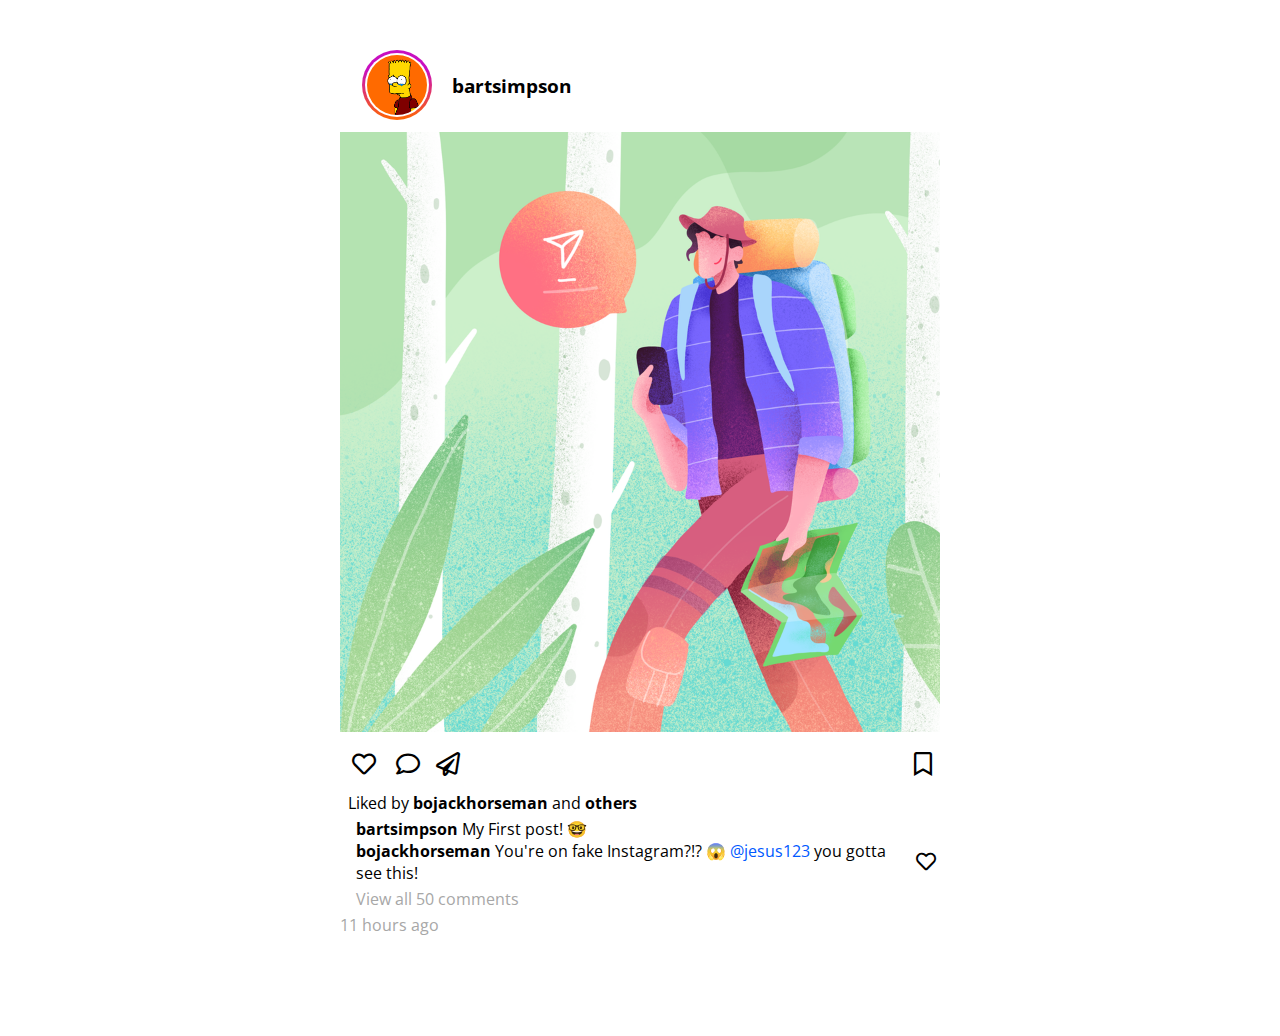
<file: index.html>
<html>
  <head>
    <meta charset="utf-8">
    <title>Open Component Challlenge</title>
    <link rel="shortcut icon" href="data:image/x-icon;" type="image/x-icon">

    <link rel="stylesheet" href="css/style.css">
  </head>

  <body>

    <div class="container">

      <div class="post-header">
        <div class="avatar-highlight">
          <img src="images/bart.png" alt="" class="avatar">
        </div>
        <h3 class="username">
          <a href="#">bartsimpson</a>
        </h3>
      </div>

      <div class="img-main" style="background-image: url(images/trekking.png)">
      </div>

      <div class="btn-bar">
        <div class="btn btn-like">
          <a href="#"><i class="far fa-heart"></i></a>
        </div>
        <div class="btn btn-comment">
          <a href="#"><i class="far fa-comment"></i></a>
        </div>
        <div class="btn btn-send">
          <a href="#"><i class="far fa-paper-plane"></i></a>
        </div>
        <div class="btn btn-gap flexgrow">
        </div>
        <div class="btn btn-save">
          <a href="#"><i class="far fa-bookmark"></i></a>
        </div>
      </div>

      <p class="likes">
        Liked by <a href="#" class="username">bojackhorseman</a>
        and <a href="#" class="username">others</a>
      </p>

      <div class="comment-box">
        <p class="caption">
          <span class="username">
            <a href="#">bartsimpson</a>
          </span>My First post! 🤓
        </p>
        <div class="comment">
          <p class="comment-txt">
            <span class="username">
              <a href="#">bojackhorseman</a>
            </span>You're on fake Instagram?!? 😱
            <span class="user-tag">
              <a href="#">@jesus123</a>
            </span> you gotta see this!
          </p>
          <a href="#" class="btn-like btn-small">
            <i class="far fa-heart"></i>
          </a>
        </div>
        <p class="comments-more">
          <a href="#">View all 50 comments</a>
        </p>
      </div>

      <p class="time">11 hours ago</p>

    </div>

  </body>
</html>
</file>
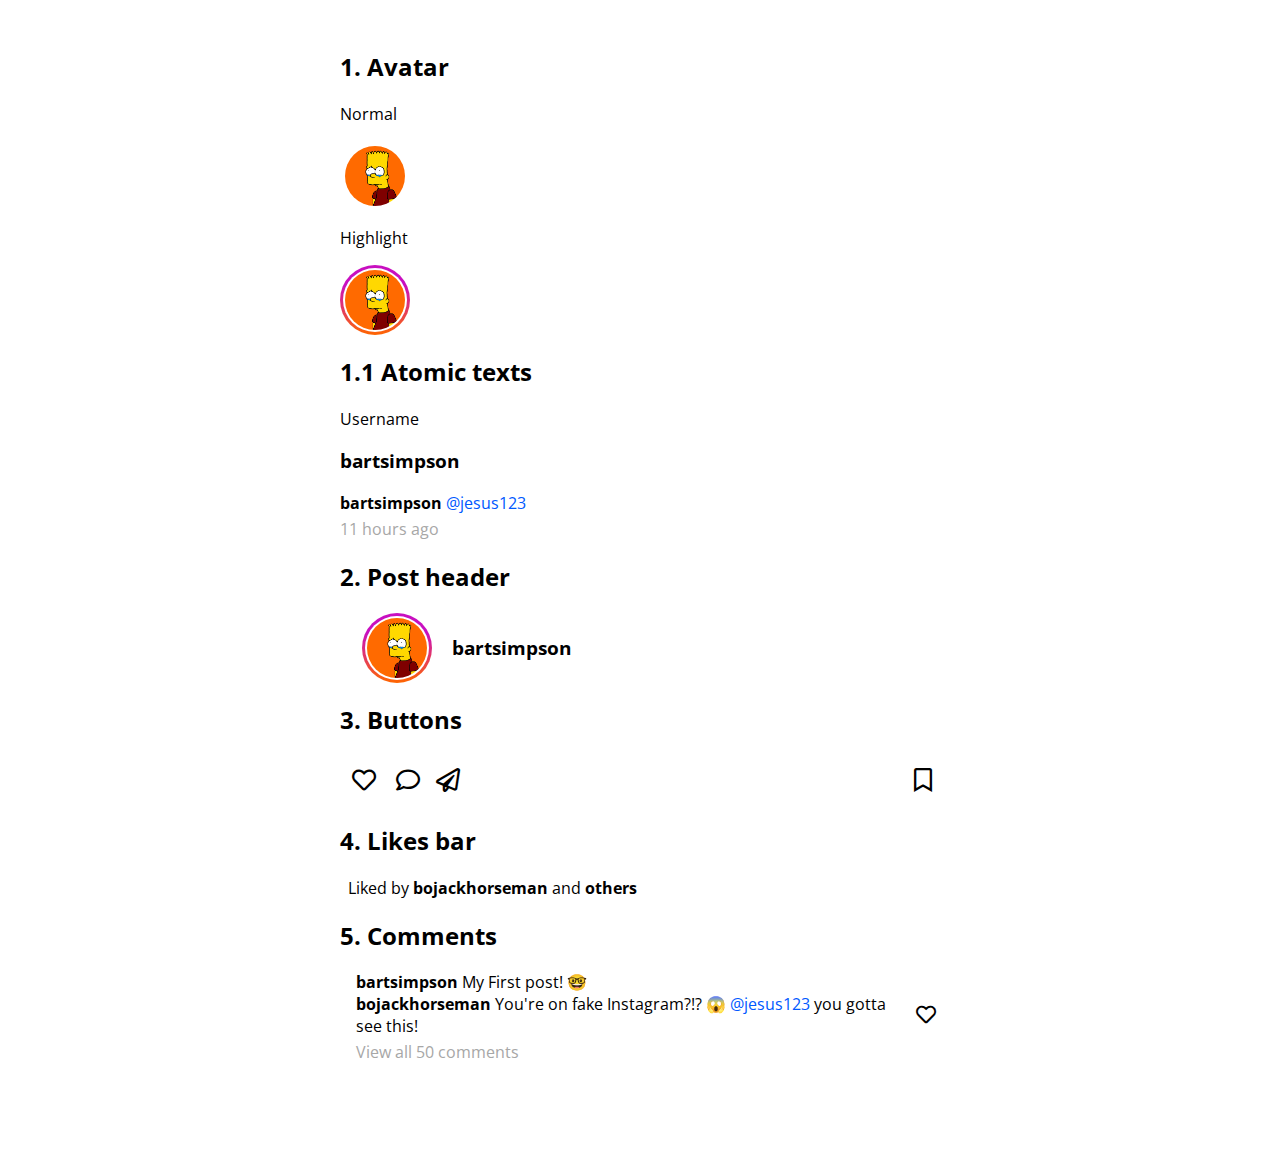
<file: components.html>
<html>
  <head>
    <meta charset="utf-8">
    <title>Open Component Challlenge</title>
    <link rel="shortcut icon" href="data:image/x-icon;" type="image/x-icon">

    <link rel="stylesheet" href="css/style.css">
  </head>

  <body>

    <div class="container">

      <!-- Code your component here -->
      <h2>1. Avatar</h2>

      <p>Normal</p>
      <div class="">
        <img src="images/bart.png" alt="" class="avatar">
      </div>

      <p>Highlight</p>
      <div class="avatar-highlight">
        <img src="images/bart.png" alt="" class="avatar">
      </div>

      <h2>1.1 Atomic texts</h2>

      <p>Username</p>
      <h3 class="username">
        <a href="#">bartsimpson</a>
      </h3>

      <span class="username">
        <a href="#">bartsimpson</a>
      </span>

      <span class="user-tag">
        <a href="#">@jesus123</a>
      </span>

      <p class="time">11 hours ago</p>

      <h2>2. Post header</h2>

      <div class="post-header">
        <div class="avatar-highlight">
          <img src="images/bart.png" alt="" class="avatar">
        </div>
        <h3 class="username">
          <a href="#">bartsimpson</a>
        </h3>
      </div>
      <!-- action panel to be added as absolute -->

      <h2>3. Buttons</h2>

      <div class="btn-bar">
        <div class="btn btn-like">
          <a href="#"><i class="far fa-heart"></i></a>
        </div>
        <div class="btn btn-comment">
          <a href="#"><i class="far fa-comment"></i></a>
        </div>
        <div class="btn btn-send">
          <a href="#"><i class="far fa-paper-plane"></i></a>
        </div>
        <div class="btn btn-gap flexgrow">
        </div>
        <div class="btn btn-save">
          <a href="#"><i class="far fa-bookmark"></i></a>
        </div>
      </div>

      <h2>4. Likes bar</h2>

      <p class="likes">
        Liked by <a href="#" class="username">bojackhorseman</a>
        and <a href="#" class="username">others</a>
      </p>

      <h2>5. Comments</h2>

      <div class="comment-box">
        <p class="caption">
          <span class="username">
            <a href="#">bartsimpson</a>
          </span>My First post! 🤓
        </p>
        <div class="comment">
          <p class="comment-txt">
            <span class="username">
              <a href="#">bojackhorseman</a>
            </span>You're on fake Instagram?!? 😱
            <span class="user-tag">
              <a href="#">@jesus123</a>
            </span> you gotta see this!
          </p>
          <a href="#" class="btn-like btn-small">
            <i class="far fa-heart"></i>
          </a>
        </div>
        <p class="comments-more">
          <a href="#">View all 50 comments</a>
        </p>
      </div>



    </div>

  </body>
</html>
</file>
<file: css/style.css>
/* Fonts */
@import url("http://fonts.googleapis.com/css?family=Open+Sans:400,300,700");
@import url("https://use.fontawesome.com/releases/v5.6.3/css/all.css");

/* Components */
@import url("components/avatar.css");
@import url("components/postheader.css");
@import url("components/buttons.css");
@import url("components/texts.css");
@import url("components/comments.css");
@import url("components/img.css");


body {
  margin: 0;
  margin-bottom: 100px;
  font-family: "Open Sans", "Helvetica", "sans-serif";
}
a {
  text-decoration: none;
  color: inherit;
}
.text-center {
  text-align: center;
}
.container {
  max-width: 600px;
  margin: 50px auto;
}
</file>
